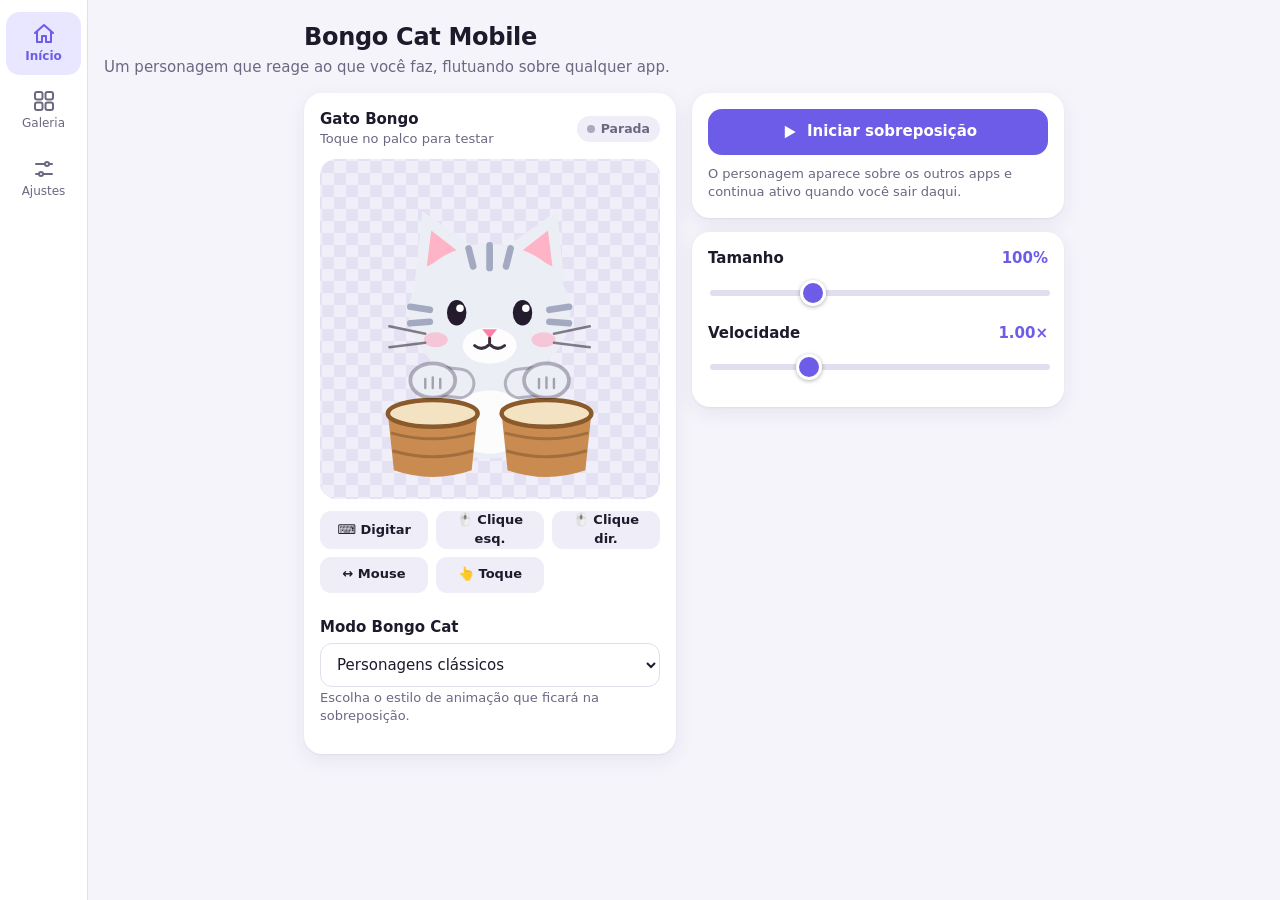
<file: app/src/main/assets/www/index.html>
<!doctype html>
<html lang="pt-BR">
<head>
<meta charset="utf-8">
<meta name="viewport" content="width=device-width,initial-scale=1,maximum-scale=1,user-scalable=no,viewport-fit=cover">
<meta name="color-scheme" content="light dark">
<title>Bongo Cat Mobile</title>
<link rel="stylesheet" href="css/app.css">
</head>
<body>
<div id="app">
  <nav id="nav" aria-label="Navegação principal"></nav>
  <main id="main">
    <section id="screen-home" class="screen" aria-label="Início"></section>
    <section id="screen-gallery" class="screen" aria-label="Galeria" hidden></section>
    <section id="screen-editor" class="screen" aria-label="Editor de personagens" hidden></section>
    <section id="screen-settings" class="screen" aria-label="Configurações" hidden></section>
  </main>
</div>
<div id="toast" role="status" aria-live="polite"></div>
<div id="modal" hidden></div>
<script src="js/engine.js"></script>
<script src="js/modes.js"></script>
<script src="js/characters.js"></script>
<script src="js/bridge.js"></script>
<script src="js/app.js"></script>
</body>
</html>
</file>
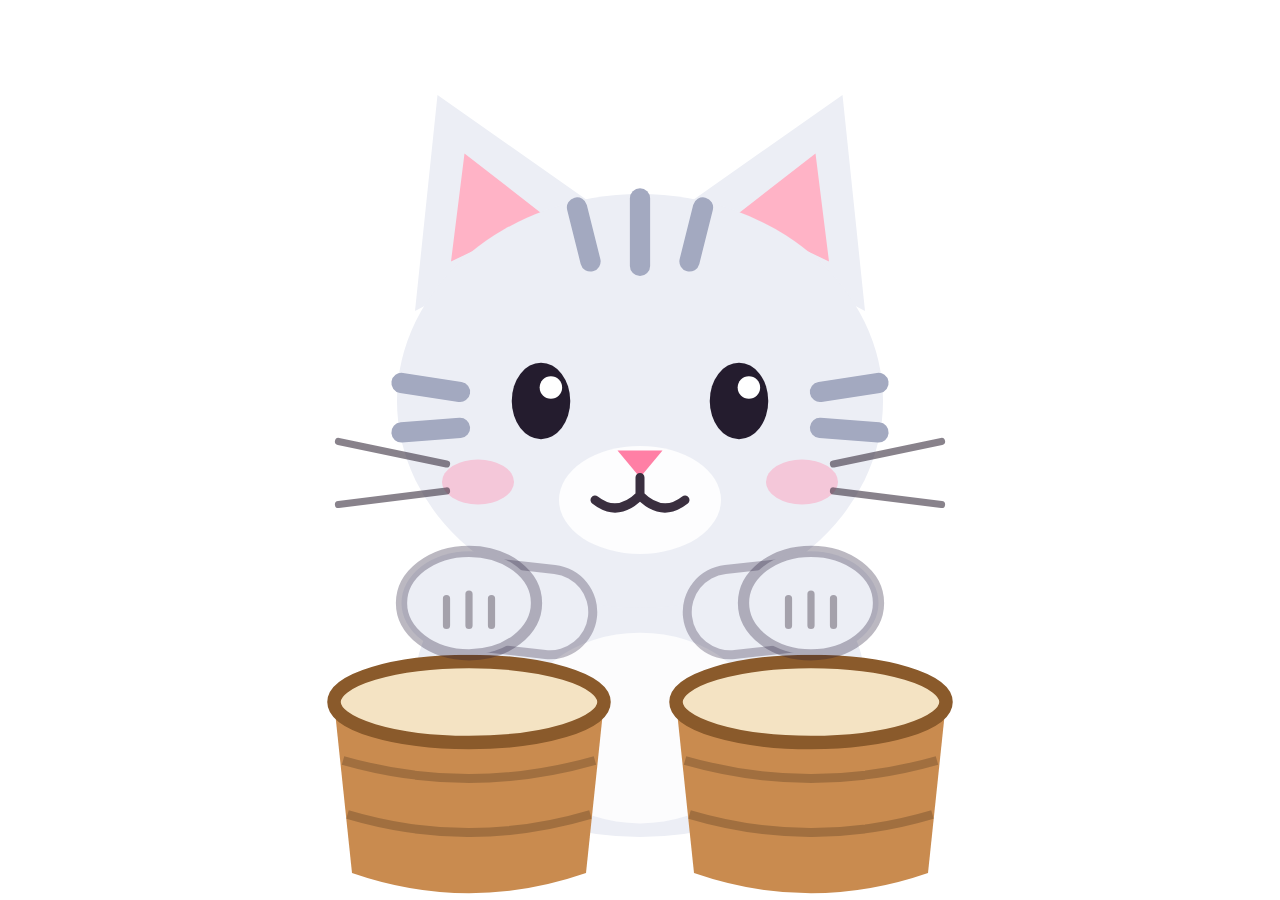
<file: app/src/main/assets/www/overlay.html>
<!doctype html>
<html lang="pt-BR">
<head>
<meta charset="utf-8">
<meta name="viewport" content="width=device-width,initial-scale=1,maximum-scale=1,user-scalable=no">
<title>Bongo Cat – sobreposição</title>
<style>
  html, body { margin: 0; height: 100%; background: transparent; overflow: hidden;
    -webkit-tap-highlight-color: transparent; user-select: none; -webkit-user-select: none; }
  #stage { position: fixed; left: 0; top: 0; right: 0; bottom: 0; }
</style>
</head>
<body>
<div id="stage"></div>
<script src="js/engine.js"></script>
<script src="js/modes.js"></script>
<script src="js/characters.js"></script>
<script src="js/overlay.js"></script>
</body>
</html>
</file>
<file: app/src/main/assets/www/css/app.css>
/* Bongo Cat Mobile – interface. Claro/escuro automático, retrato e paisagem. */
:root {
  --bg: #f5f4fb;
  --card: #ffffff;
  --card2: #efedf8;
  --text: #1d1b2b;
  --muted: #6b6882;
  --line: #e1def0;
  --accent: #6c5ce7;
  --accent-text: #ffffff;
  --accent-soft: #e9e6ff;
  --danger: #d6336c;
  --ok: #1f9d68;
  --warn: #b7791f;
  --checker1: #f0eef8;
  --checker2: #e4e1f2;
  --radius: 18px;
  --shadow: 0 1px 2px rgba(40, 30, 90, .06), 0 6px 20px rgba(40, 30, 90, .07);
  --safe-bottom: 0px;
}
@media (prefers-color-scheme: dark) {
  :root {
    --bg: #0f0f17;
    --card: #1a1a27;
    --card2: #232335;
    --text: #efeefa;
    --muted: #a09fb8;
    --line: #2d2d44;
    --accent: #8b7dff;
    --accent-text: #15122b;
    --accent-soft: #2a2650;
    --danger: #ff6b9b;
    --ok: #4cd9a0;
    --warn: #f0c066;
    --checker1: #1f1f2e;
    --checker2: #272739;
    --shadow: 0 1px 2px rgba(0, 0, 0, .4), 0 6px 20px rgba(0, 0, 0, .35);
  }
}

* { box-sizing: border-box; -webkit-tap-highlight-color: transparent; }
html, body { margin: 0; height: 100%; background: var(--bg); color: var(--text); }
body {
  font: 15px/1.45 system-ui, -apple-system, "Segoe UI", Roboto, sans-serif;
  -webkit-text-size-adjust: 100%;
  overflow: hidden;
  user-select: none; -webkit-user-select: none;
}
button, input, select { font: inherit; color: inherit; }
[hidden] { display: none !important; }

#app { display: flex; flex-direction: column; height: 100%; }
#main { flex: 1; min-height: 0; position: relative; order: 1; }
#nav { order: 2; }

.screen { position: absolute; inset: 0; overflow-y: auto; overflow-x: hidden; padding: 16px 16px 24px; -webkit-overflow-scrolling: touch; }
.screen > * { max-width: 760px; margin-left: auto; margin-right: auto; }

/* ---------- navegação ---------- */
#nav {
  display: flex; background: var(--card); border-top: 1px solid var(--line);
  padding: 4px 8px; gap: 4px; flex-shrink: 0;
}
#nav button {
  flex: 1; display: flex; flex-direction: column; align-items: center; gap: 2px; padding: 8px 4px 6px;
  background: none; border: 0; border-radius: 14px; color: var(--muted); font-size: 12px; cursor: pointer;
}
#nav button svg { width: 24px; height: 24px; }
#nav button[aria-current="page"] { color: var(--accent); background: var(--accent-soft); font-weight: 600; }
body.in-editor #nav { display: none; }

@media (orientation: landscape) and (min-width: 520px) {
  #app { flex-direction: row; }
  #nav { order: 0; flex-direction: column; justify-content: flex-start; width: 88px; border-top: 0; border-right: 1px solid var(--line); padding: 12px 6px; }
  #nav button { flex: 0 0 auto; padding: 10px 4px; }
  .home-grid { display: grid; grid-template-columns: minmax(240px, 1fr) minmax(260px, 1fr); gap: 16px; align-items: start; }
  .home-grid > .card { margin-bottom: 0; }
}

/* ---------- componentes ---------- */
h1 { font-size: 24px; margin: 4px 0 2px; letter-spacing: -.3px; }
h2 { font-size: 13px; margin: 22px 4px 8px; text-transform: uppercase; letter-spacing: .8px; color: var(--muted); font-weight: 700; }
p { margin: 0 0 8px; }
.sub { color: var(--muted); margin: 0 0 14px; }
.muted { color: var(--muted); }
.small { font-size: 13px; }

.card { background: var(--card); border-radius: var(--radius); box-shadow: var(--shadow); padding: 16px; margin-bottom: 14px; }
.card.flat { box-shadow: none; border: 1px solid var(--line); }

.btn {
  display: inline-flex; align-items: center; justify-content: center; gap: 8px; min-height: 46px; padding: 0 18px;
  border: 0; border-radius: 14px; background: var(--card2); color: var(--text); font-weight: 600; cursor: pointer;
  transition: transform .08s, filter .15s;
}
.btn:active { transform: scale(.97); }
.btn svg { width: 20px; height: 20px; flex: 0 0 auto; }
.btn.primary { background: var(--accent); color: var(--accent-text); }
.btn.danger { background: transparent; color: var(--danger); border: 1.5px solid var(--danger); }
.btn.ghost { background: transparent; border: 1.5px solid var(--line); }
.btn.block { width: 100%; }
.btn.sm { min-height: 36px; padding: 0 12px; font-size: 13px; border-radius: 11px; }
.btn[disabled] { opacity: .45; pointer-events: none; }
.row { display: flex; gap: 10px; align-items: center; }
.row.wrap { flex-wrap: wrap; }
.row.between { justify-content: space-between; }
.grow { flex: 1; min-width: 0; }
.stack { display: flex; flex-direction: column; gap: 10px; }

.chip {
  display: inline-flex; align-items: center; gap: 6px; padding: 4px 10px; border-radius: 99px; font-size: 12.5px; font-weight: 600;
  background: var(--card2); color: var(--muted);
}
.chip::before { content: ""; width: 8px; height: 8px; border-radius: 50%; background: currentColor; }
.chip.on { color: var(--ok); background: color-mix(in srgb, var(--ok) 14%, transparent); }
.chip.warn { color: var(--warn); background: color-mix(in srgb, var(--warn) 14%, transparent); }
.chip.off::before { opacity: .5; }

/* palco com xadrez (mostra a transparência) */
.stage {
  position: relative; width: 100%; aspect-ratio: 1 / 1; max-height: 52vh; margin: 0 auto; border-radius: 16px; overflow: hidden;
  background: repeating-conic-gradient(var(--checker1) 0% 25%, var(--checker2) 0% 50%) 50% / 24px 24px;
  touch-action: manipulation;
}
.stage > .fit { position: absolute; inset: 6%; }
.stage-wrap { max-width: 360px; margin: 0 auto; }
@media (orientation: landscape) { .stage { max-height: 62vh; } }

.test-btns { display: grid; grid-template-columns: repeat(auto-fit, minmax(96px, 1fr)); gap: 8px; margin-top: 12px; }

/* ---------- campos ---------- */
.field { padding: 12px 0; border-bottom: 1px solid var(--line); }
.field:last-child { border-bottom: 0; }
.field-head { display: flex; justify-content: space-between; align-items: baseline; gap: 12px; margin-bottom: 4px; }
.field-head b { font-weight: 600; }
.field-head output { color: var(--accent); font-weight: 700; font-variant-numeric: tabular-nums; }
.hint { color: var(--muted); font-size: 13px; margin: 2px 0 0; }

input[type=range] { width: 100%; height: 34px; background: transparent; -webkit-appearance: none; appearance: none; touch-action: pan-y; }
input[type=range]::-webkit-slider-runnable-track { height: 6px; border-radius: 99px; background: var(--line); }
input[type=range]::-webkit-slider-thumb { -webkit-appearance: none; width: 26px; height: 26px; margin-top: -10px; border-radius: 50%; background: var(--accent); border: 3px solid var(--card); box-shadow: 0 1px 4px rgba(0, 0, 0, .3); }

input[type=text], input[type=number], select {
  width: 100%; min-height: 44px; padding: 8px 12px; border-radius: 12px; border: 1.5px solid var(--line); background: var(--card); user-select: text; -webkit-user-select: text;
}
input[type=text]:focus, input[type=number]:focus, select:focus { outline: 2px solid var(--accent); outline-offset: 1px; border-color: transparent; }

.switch { display: flex; align-items: center; justify-content: space-between; gap: 14px; padding: 12px 0; border-bottom: 1px solid var(--line); cursor: pointer; }
.switch:last-child { border-bottom: 0; }
.switch input { position: absolute; opacity: 0; pointer-events: none; }
.switch .track { flex: 0 0 auto; width: 50px; height: 30px; border-radius: 99px; background: var(--line); position: relative; transition: background .2s; }
.switch .track::after { content: ""; position: absolute; top: 3px; left: 3px; width: 24px; height: 24px; border-radius: 50%; background: #fff; box-shadow: 0 1px 3px rgba(0, 0, 0, .35); transition: transform .2s; }
.switch input:checked + .track { background: var(--accent); }
.switch input:checked + .track::after { transform: translateX(20px); }
.switch input:focus-visible + .track { outline: 2px solid var(--accent); outline-offset: 2px; }

/* ---------- galeria ---------- */
.grid { display: grid; grid-template-columns: repeat(auto-fill, minmax(150px, 1fr)); gap: 12px; }
.char {
  position: relative; background: var(--card); border-radius: var(--radius); box-shadow: var(--shadow); padding: 10px; cursor: pointer;
  border: 2px solid transparent; display: flex; flex-direction: column; gap: 8px;
}
.char[aria-pressed="true"] { border-color: var(--accent); }
.char .thumb { aspect-ratio: 1/1; border-radius: 12px; overflow: hidden; background: repeating-conic-gradient(var(--checker1) 0% 25%, var(--checker2) 0% 50%) 50% / 16px 16px; position: relative; padding: 4%; }
.char .thumb > * { width: 100%; height: 100%; display: block; }
.char .name { font-weight: 600; font-size: 14px; line-height: 1.25; padding: 0 2px; }
.char .tag { font-size: 12px; color: var(--muted); padding: 0 2px; margin-top: -6px; }
.char .actions { display: flex; gap: 6px; }
.char .actions .btn { flex: 1; padding: 0 6px; }
.star {
  position: absolute; top: 14px; right: 14px; width: 38px; height: 38px; border-radius: 50%; border: 0; display: grid; place-items: center;
  background: color-mix(in srgb, var(--card) 88%, transparent); color: var(--muted); cursor: pointer; box-shadow: 0 1px 4px rgba(0, 0, 0, .2);
}
.star svg { width: 20px; height: 20px; }
.star[aria-pressed="true"] { color: #f5a524; }
.sel-badge { position: absolute; top: 14px; left: 14px; padding: 3px 9px; border-radius: 99px; background: var(--accent); color: var(--accent-text); font-size: 11.5px; font-weight: 700; }

.empty { text-align: center; padding: 28px 12px; color: var(--muted); }

/* ---------- editor ---------- */
.ed-top { display: flex; align-items: center; gap: 8px; margin-bottom: 10px; }
.ed-top h1 { flex: 1; margin: 0; font-size: 20px; }
.icon-btn { width: 44px; height: 44px; border-radius: 50%; border: 0; background: var(--card2); display: grid; place-items: center; cursor: pointer; flex: 0 0 auto; }
.icon-btn svg { width: 22px; height: 22px; }
.anim-row { padding: 12px 0; border-bottom: 1px solid var(--line); }
.anim-row:last-child { border-bottom: 0; }
.anim-row .head { display: flex; align-items: center; gap: 12px; }
.anim-row .mini { width: 56px; height: 56px; flex: 0 0 auto; border-radius: 12px; overflow: hidden; background: repeating-conic-gradient(var(--checker1) 0% 25%, var(--checker2) 0% 50%) 50% / 12px 12px; padding: 3px; }
.anim-row .mini > * { width: 100%; height: 100%; display: block; }
.anim-row .opts { margin-top: 10px; display: grid; grid-template-columns: 1fr 1fr; gap: 10px; }
.anim-row .opts label { display: flex; flex-direction: column; gap: 4px; font-size: 12.5px; color: var(--muted); font-weight: 600; }
.anim-row .opts .full { grid-column: 1 / -1; }
.check { flex-direction: row !important; align-items: center; gap: 8px !important; color: var(--text) !important; font-size: 14px !important; min-height: 44px; }
.check input { width: 22px; height: 22px; accent-color: var(--accent); }
.dim { font-size: 12px; color: var(--muted); }

/* ---------- pad de posição ---------- */
.pad {
  position: relative; width: 100%; max-width: 220px; aspect-ratio: 9 / 16; margin: 6px auto 4px; border-radius: 22px; border: 3px solid var(--line);
  background: var(--card2); touch-action: none; cursor: crosshair;
}
.pad .dot { position: absolute; width: 38px; height: 38px; margin: -19px 0 0 -19px; border-radius: 50%; background: var(--accent); box-shadow: 0 2px 8px rgba(0, 0, 0, .35); border: 3px solid var(--card); pointer-events: none; }
.pad .dot::after { content: "🐾"; position: absolute; inset: 0; display: grid; place-items: center; font-size: 17px; }
.presets { display: grid; grid-template-columns: repeat(5, 1fr); gap: 6px; margin-top: 8px; }
.presets .btn { padding: 0; min-height: 40px; font-size: 18px; }

/* ---------- avisos ---------- */
.note { display: flex; gap: 12px; padding: 14px; border-radius: 14px; background: var(--accent-soft); font-size: 14px; }
.note.warn { background: color-mix(in srgb, var(--warn) 14%, transparent); }
.note svg { width: 22px; height: 22px; flex: 0 0 auto; margin-top: 1px; }
details.card summary { cursor: pointer; font-weight: 600; list-style: none; display: flex; justify-content: space-between; align-items: center; }
details.card summary::-webkit-details-marker { display: none; }
details.card summary::after { content: "▾"; color: var(--muted); }
details.card[open] summary::after { content: "▴"; }
details.card .body { margin-top: 10px; }
.lim { width: 100%; border-collapse: collapse; font-size: 13.5px; }
.lim td { padding: 8px 6px; border-bottom: 1px solid var(--line); vertical-align: top; }
.lim tr:last-child td { border-bottom: 0; }
.lim td:first-child { font-weight: 600; width: 44%; }
.yes { color: var(--ok); font-weight: 700; }
.part { color: var(--warn); font-weight: 700; }
.no { color: var(--danger); font-weight: 700; }

/* ---------- toast e modal ---------- */
#toast {
  position: fixed; left: 50%; bottom: 84px; transform: translate(-50%, 20px); max-width: 86vw; padding: 11px 18px; border-radius: 14px;
  background: #24223a; color: #fff; font-size: 14px; opacity: 0; pointer-events: none; transition: opacity .2s, transform .2s; z-index: 30; text-align: center;
}
#toast.show { opacity: 1; transform: translate(-50%, 0); }
@media (orientation: landscape) and (min-width: 520px) { #toast { bottom: 24px; } }
#modal { position: fixed; inset: 0; z-index: 40; display: flex; align-items: center; justify-content: center; padding: 20px; background: rgba(10, 8, 25, .55); }
#modal .box { width: 100%; max-width: 380px; max-height: 90vh; overflow: auto; background: var(--card); border-radius: 22px; padding: 22px; box-shadow: 0 20px 60px rgba(0, 0, 0, .45); }
#modal h3 { margin: 0 0 8px; font-size: 18px; }
#modal .row { margin-top: 18px; justify-content: flex-end; }

@media (prefers-reduced-motion: reduce) { * { transition: none !important; } }
</file>
